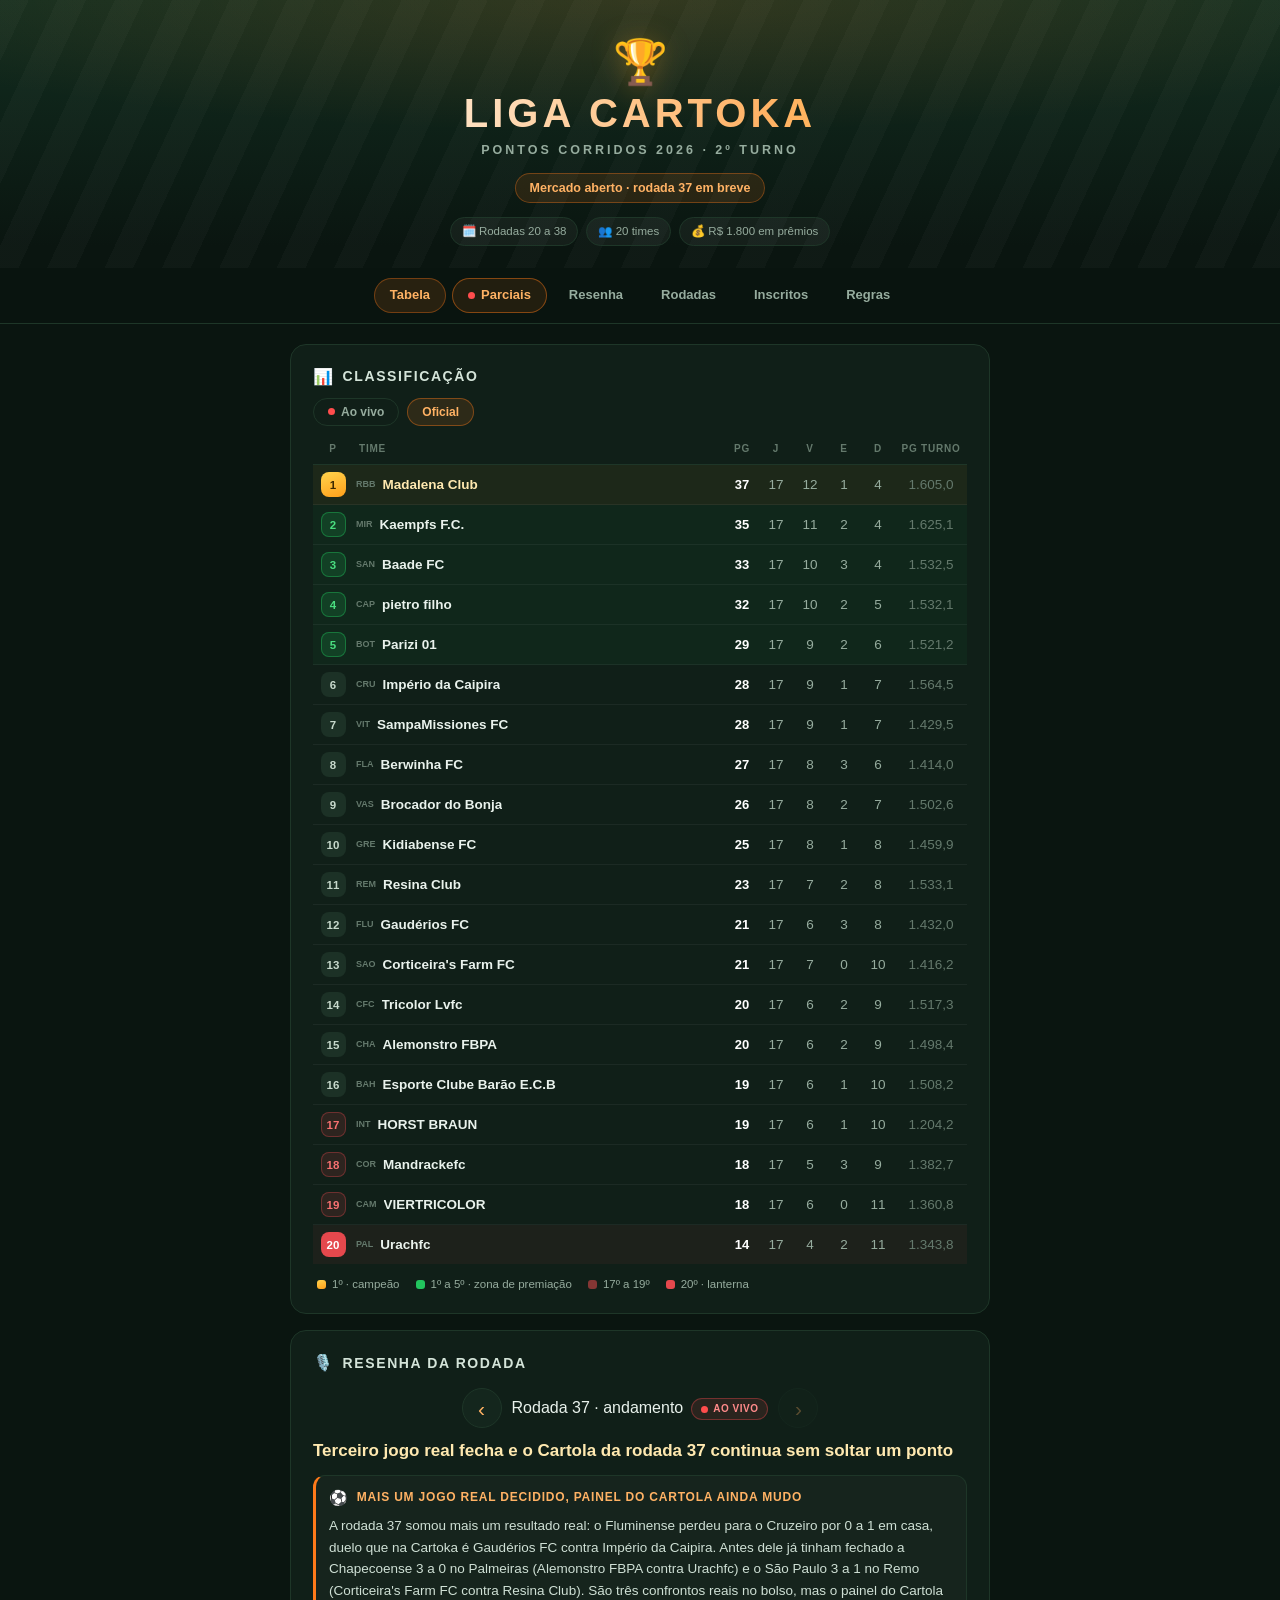
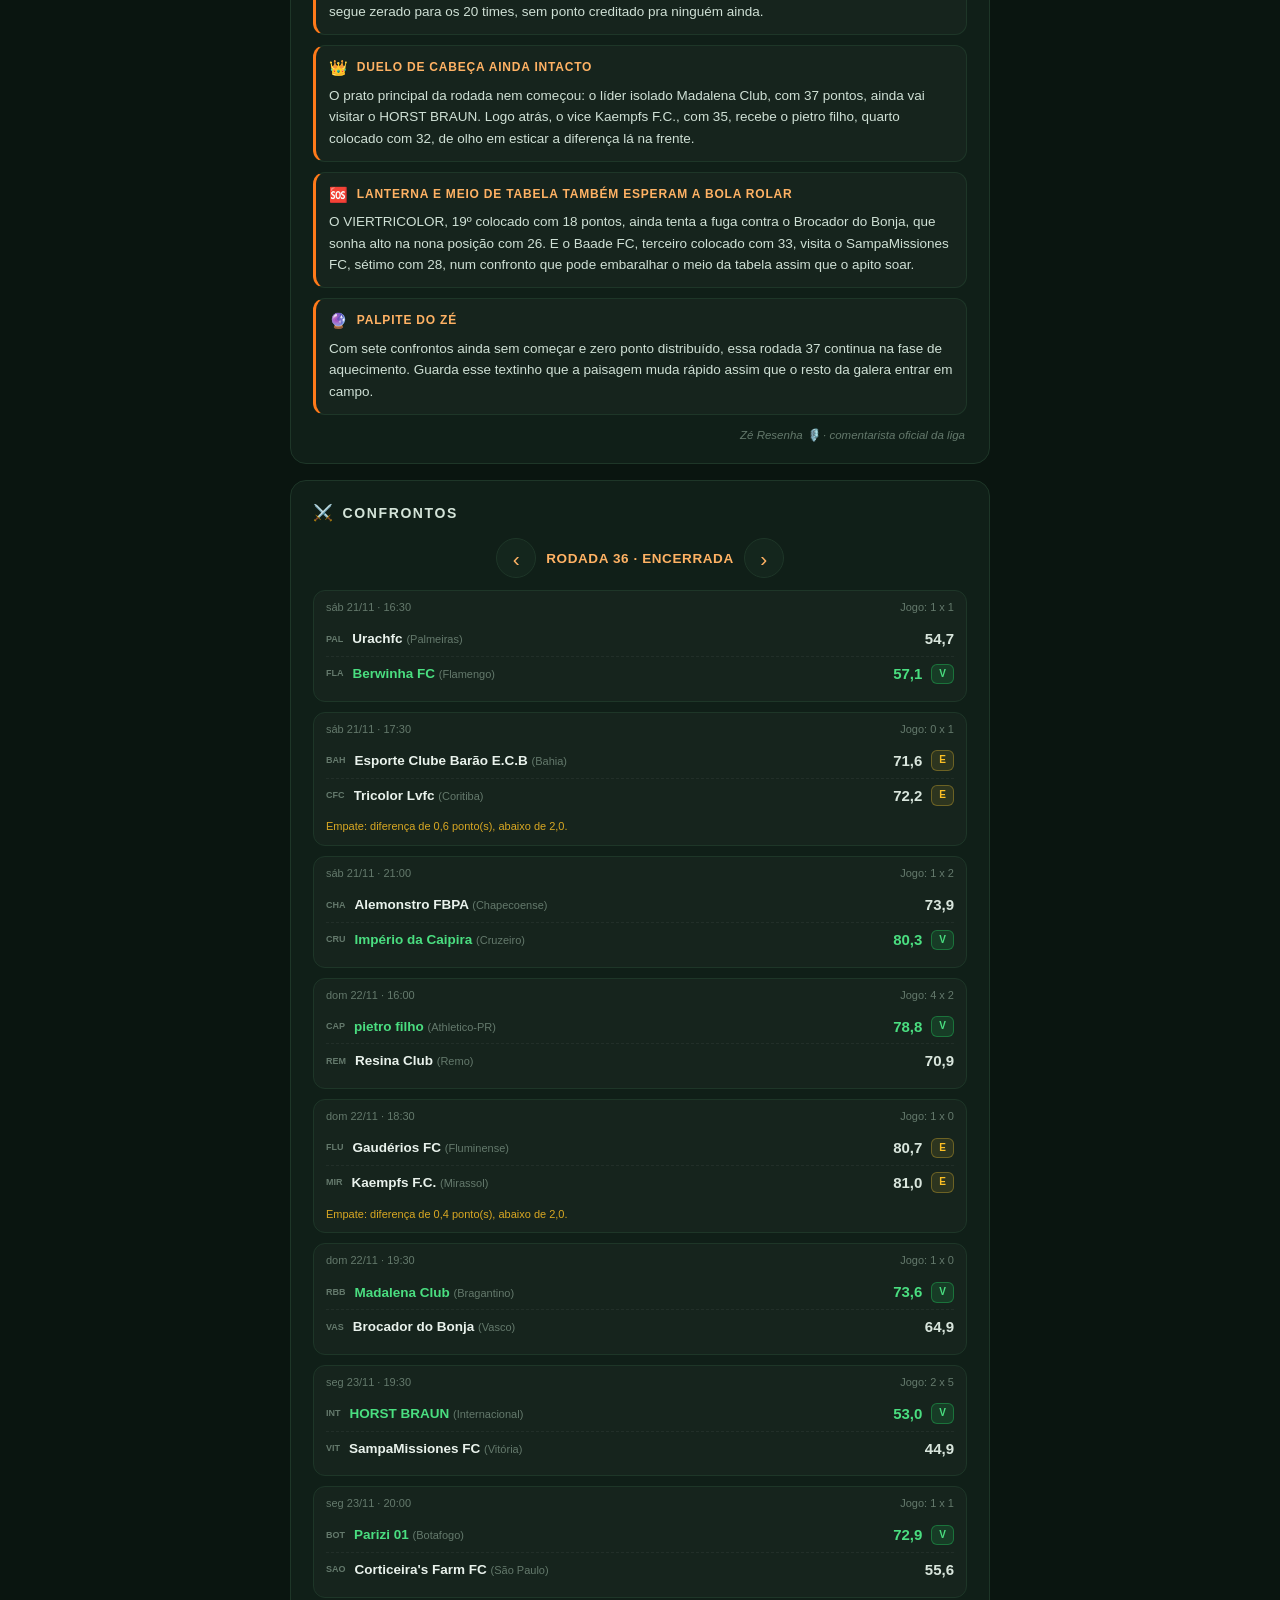
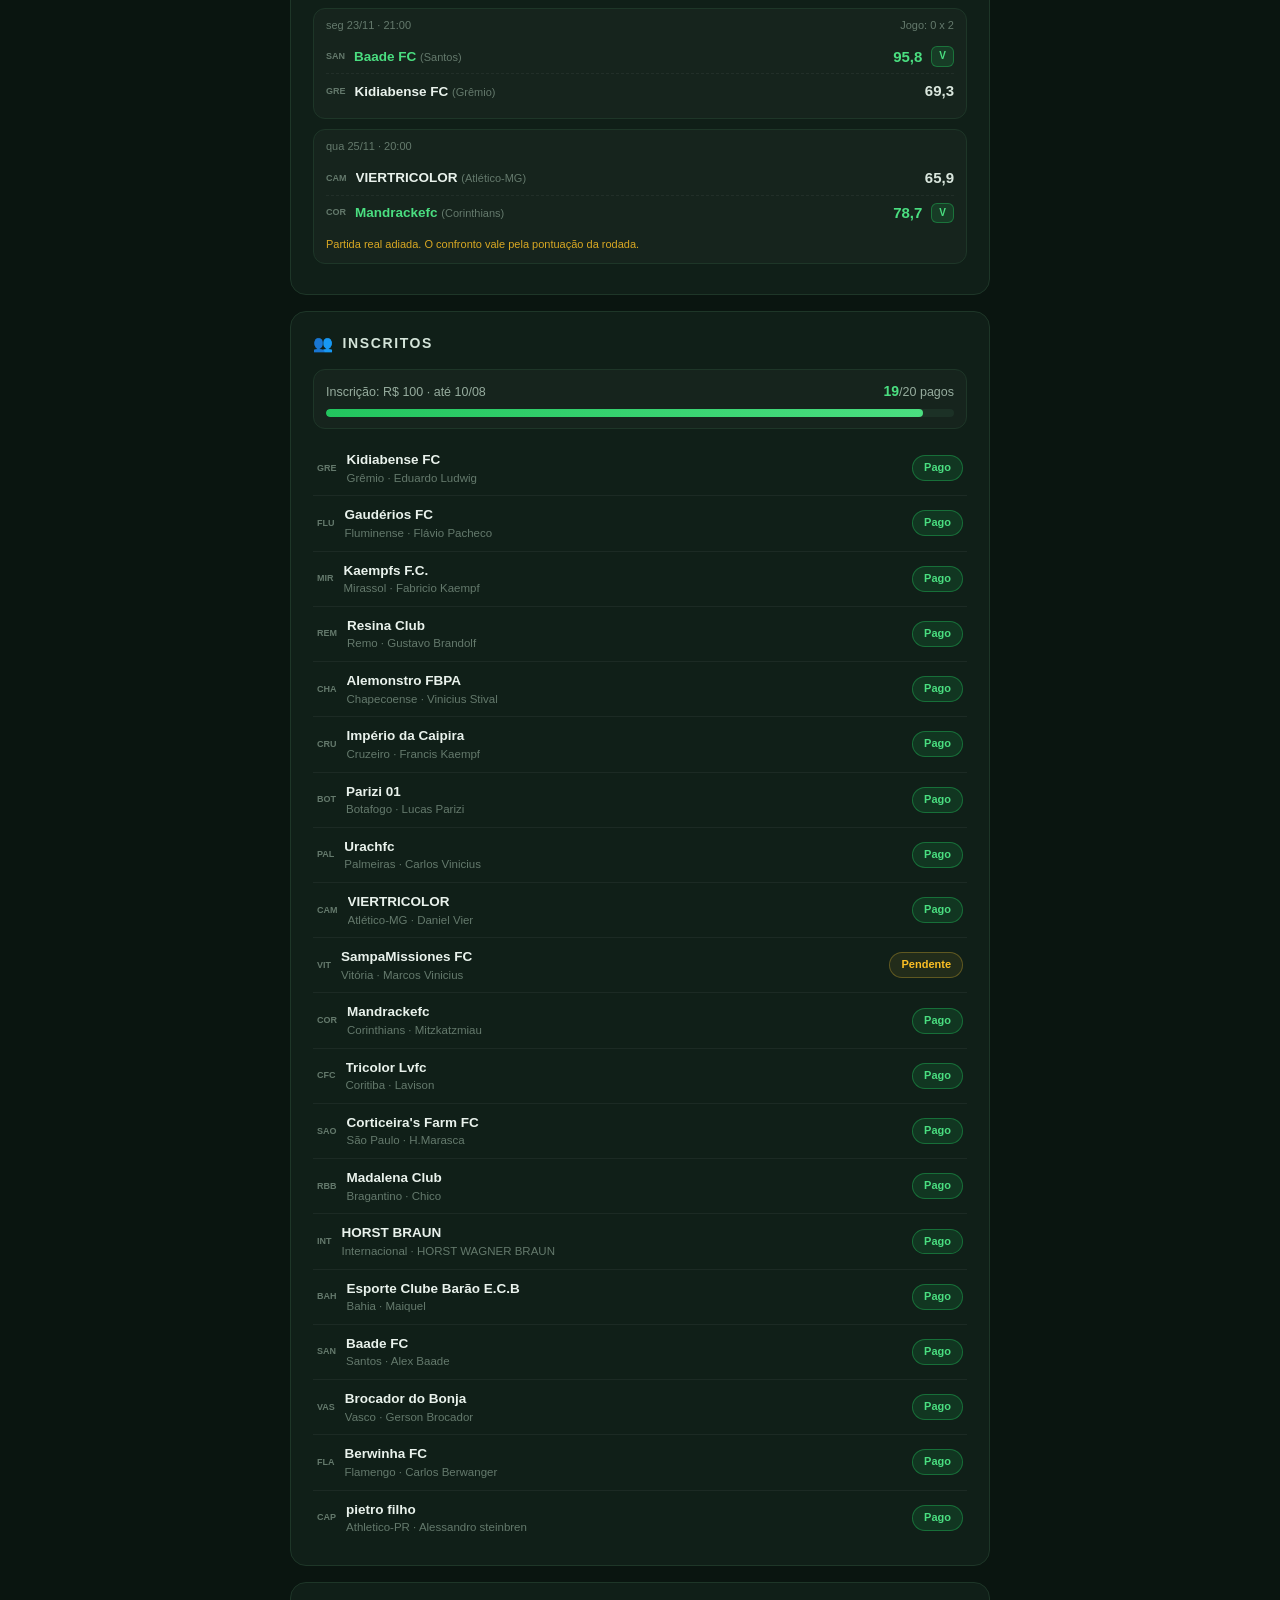
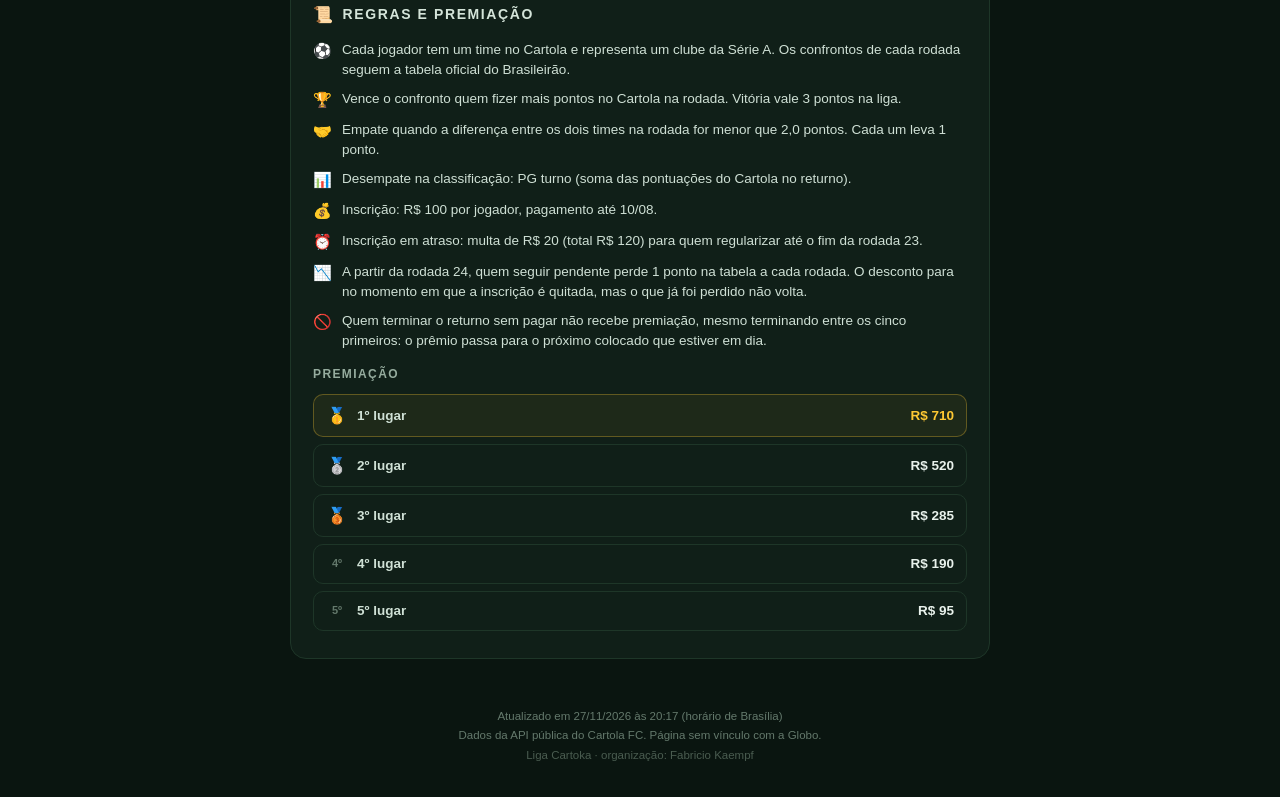
<file: docs/index.html>
<!DOCTYPE html>
<html lang="pt-BR">
<head>
  <meta charset="utf-8">
  <meta name="viewport" content="width=device-width, initial-scale=1">
  <title>Liga Cartoka 2026 | 2º turno</title>
  <meta name="description" content="Classificação, confrontos e inscritos da Liga Cartoka de pontos corridos 2026, atualizados automaticamente.">
  <meta name="theme-color" content="#0a1510">
  <meta property="og:title" content="Liga Cartoka de pontos corridos 2026">
  <meta property="og:description" content="Classificação e confrontos do 2º turno, atualizados automaticamente a partir do Cartola FC.">
  <meta property="og:type" content="website">
  <meta property="og:url" content="https://fabriciokaempf.github.io/liga-cartoka-2026/">
  <meta property="og:image" content="https://fabriciokaempf.github.io/liga-cartoka-2026/og.png">
  <meta property="og:image:width" content="1200">
  <meta property="og:image:height" content="630">
  <meta name="twitter:card" content="summary_large_image">
  <link rel="icon" href="data:image/svg+xml,%3Csvg%20xmlns='http://www.w3.org/2000/svg'%20viewBox='0%200%20100%20100'%3E%3Ctext%20y='0.9em'%20font-size='90'%3E%F0%9F%8F%86%3C/text%3E%3C/svg%3E">
  <link rel="stylesheet" href="styles.css?v=9">
</head>
<body>
  <header class="hero">
    <div class="hero-trofeu" aria-hidden="true">🏆</div>
    <h1 class="hero-titulo">Liga Cartoka</h1>
    <p class="hero-sub">Pontos corridos 2026 · 2º turno</p>
    <p id="status-rodada" class="status-rodada"></p>
    <div class="hero-chips">
      <span class="hero-chip" id="chip-rodadas"></span>
      <span class="hero-chip" id="chip-times"></span>
      <span class="hero-chip" id="chip-premio"></span>
    </div>
  </header>

  <nav class="navega" aria-label="Seções da página">
    <a href="#secao-classificacao" class="ativo">Tabela</a>
    <a href="#secao-confrontos" id="atalho-parciais" class="atalho-parciais" hidden><span class="ponto-vivo" aria-hidden="true"></span>Parciais</a>
    <a href="#secao-resenha">Resenha</a>
    <a href="#secao-confrontos">Rodadas</a>
    <a href="#secao-inscritos">Inscritos</a>
    <a href="#secao-regras">Regras</a>
  </nav>

  <main>
    <p id="carregando" class="carregando">Carregando dados da liga...</p>

    <section id="secao-classificacao" class="cartao" hidden>
      <h2><span class="h2-icone" aria-hidden="true">📊</span>Classificação</h2>
      <div id="alterna-classificacao" class="alterna-classificacao" hidden>
        <button id="botao-tabela-parcial" type="button"><span class="ponto-vivo" aria-hidden="true"></span>Ao vivo</button>
        <button id="botao-tabela-oficial" type="button">Oficial</button>
      </div>
      <div class="tabela-envelope">
        <table id="tabela-classificacao" aria-label="Classificação da liga">
          <thead>
            <tr>
              <th class="col-pos">P</th>
              <th class="col-time">Time</th>
              <th class="col-num">PG</th>
              <th class="col-num">J</th>
              <th class="col-num">V</th>
              <th class="col-num">E</th>
              <th class="col-num">D</th>
              <th class="col-turno">PG turno</th>
            </tr>
          </thead>
          <tbody></tbody>
        </table>
      </div>
      <p id="nota-classificacao-parcial" class="nota-parcial-tabela" hidden></p>
      <div id="legenda-zonas" class="legenda-zonas"></div>
    </section>

    <section id="secao-resenha" class="cartao" hidden>
      <h2><span class="h2-icone" aria-hidden="true">🎙️</span>Resenha da rodada</h2>
      <div id="seletor-resenha" class="seletor-rodada" hidden>
        <button id="botao-resenha-anterior" type="button" aria-label="Resenha anterior">‹</button>
        <span id="rotulo-resenha"></span>
        <button id="botao-resenha-seguinte" type="button" aria-label="Resenha seguinte">›</button>
      </div>
      <div id="conteudo-resenha"></div>
    </section>

    <section id="secao-confrontos" class="cartao" hidden>
      <h2><span class="h2-icone" aria-hidden="true">⚔️</span>Confrontos</h2>
      <div class="seletor-rodada">
        <button id="botao-rodada-anterior" type="button" aria-label="Rodada anterior">‹</button>
        <span id="rotulo-rodada"></span>
        <button id="botao-rodada-seguinte" type="button" aria-label="Rodada seguinte">›</button>
      </div>
      <p id="aviso-rodada" class="aviso-rodada"></p>
      <div id="lista-confrontos"></div>
    </section>

    <section id="secao-inscritos" class="cartao" hidden>
      <h2><span class="h2-icone" aria-hidden="true">👥</span>Inscritos</h2>
      <div class="resumo-inscricao">
        <div class="resumo-topo">
          <span id="texto-inscricao"></span>
          <span id="contagem-pagos"></span>
        </div>
        <div class="barra" role="presentation">
          <div id="barra-pagos" class="barra-preenchida"></div>
        </div>
      </div>
      <div id="lista-inscritos"></div>
    </section>

    <section id="secao-regras" class="cartao" hidden>
      <h2><span class="h2-icone" aria-hidden="true">📜</span>Regras e premiação</h2>
      <ul id="lista-regras"></ul>
      <h3 class="sub-premiacao">Premiação</h3>
      <div id="tabela-premiacao"></div>
    </section>
  </main>

  <footer>
    <p id="rodape-atualizacao"></p>
    <p class="rodape-aviso">Dados da API pública do Cartola FC. Página sem vínculo com a Globo.</p>
    <p class="rodape-credito">Liga Cartoka · organização: Fabricio Kaempf</p>
  </footer>

  <script src="app.js?v=12" defer></script>
</body>
</html>
</file>
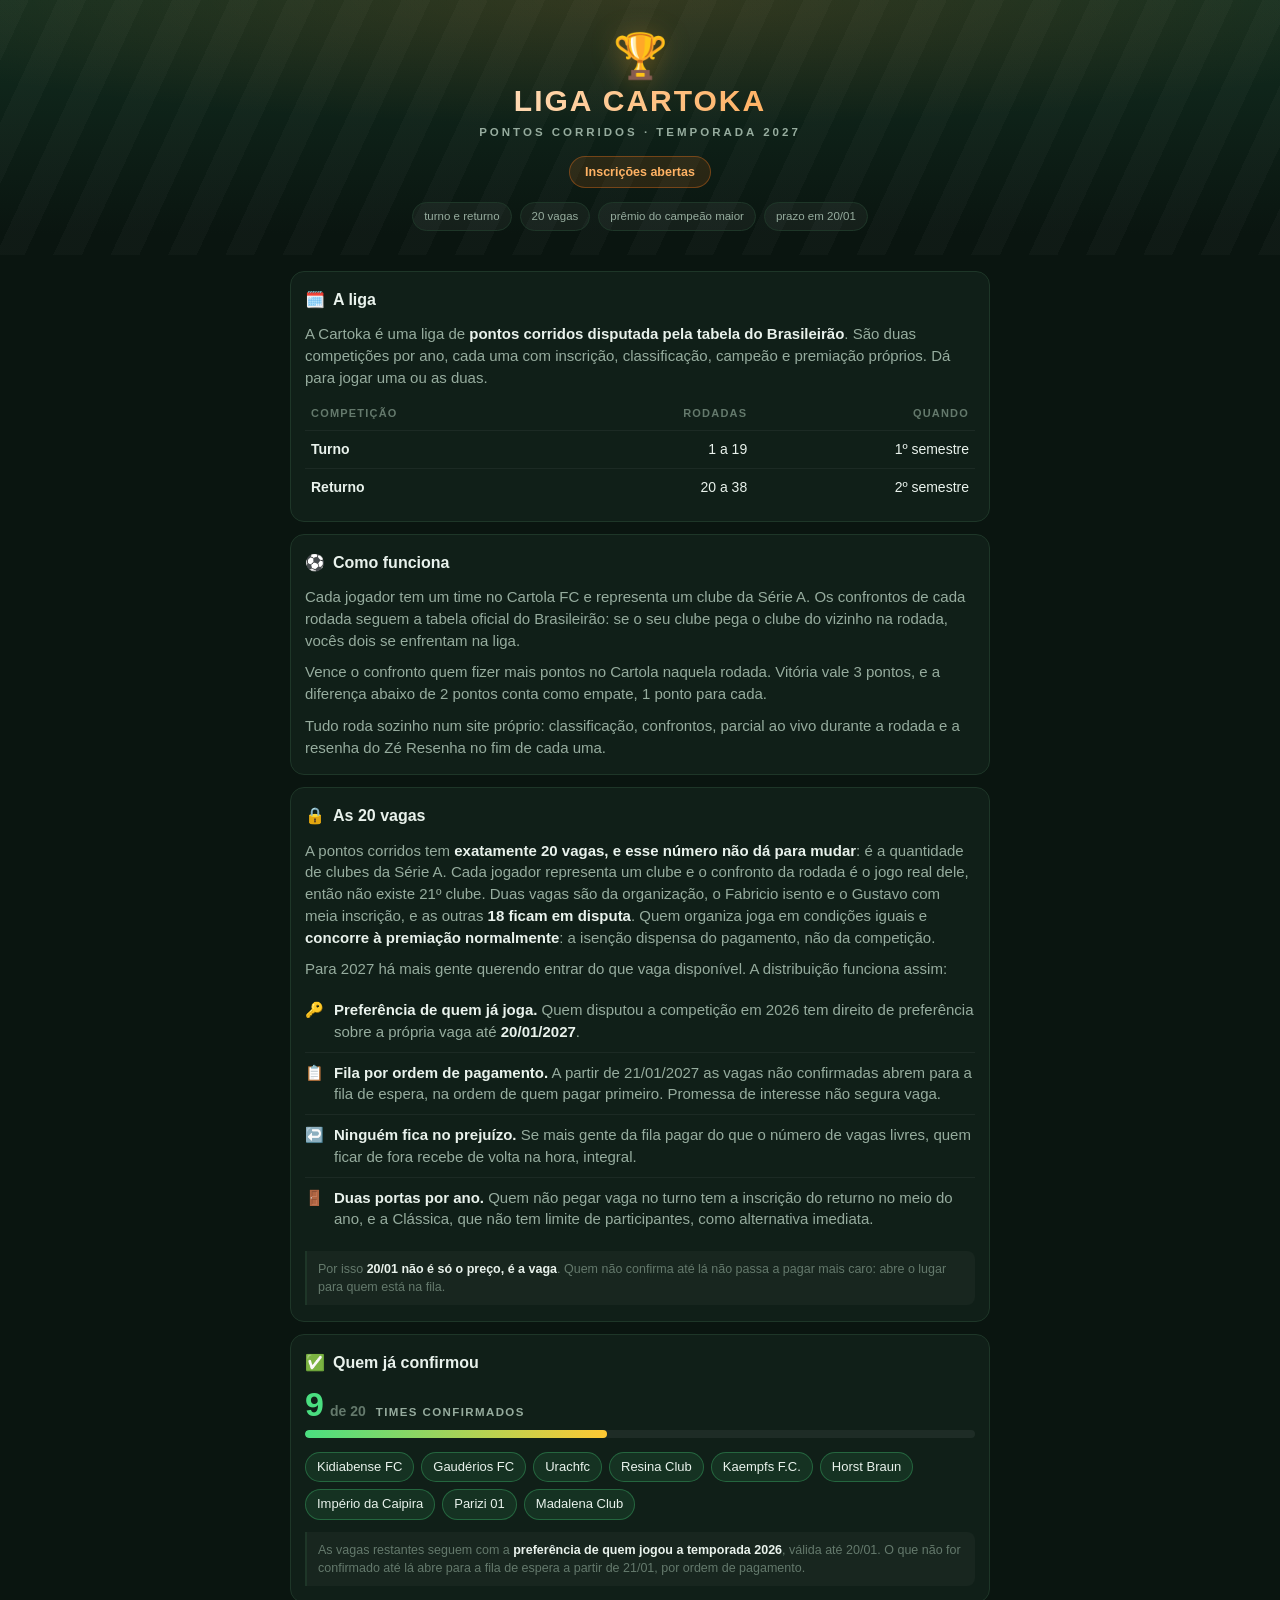
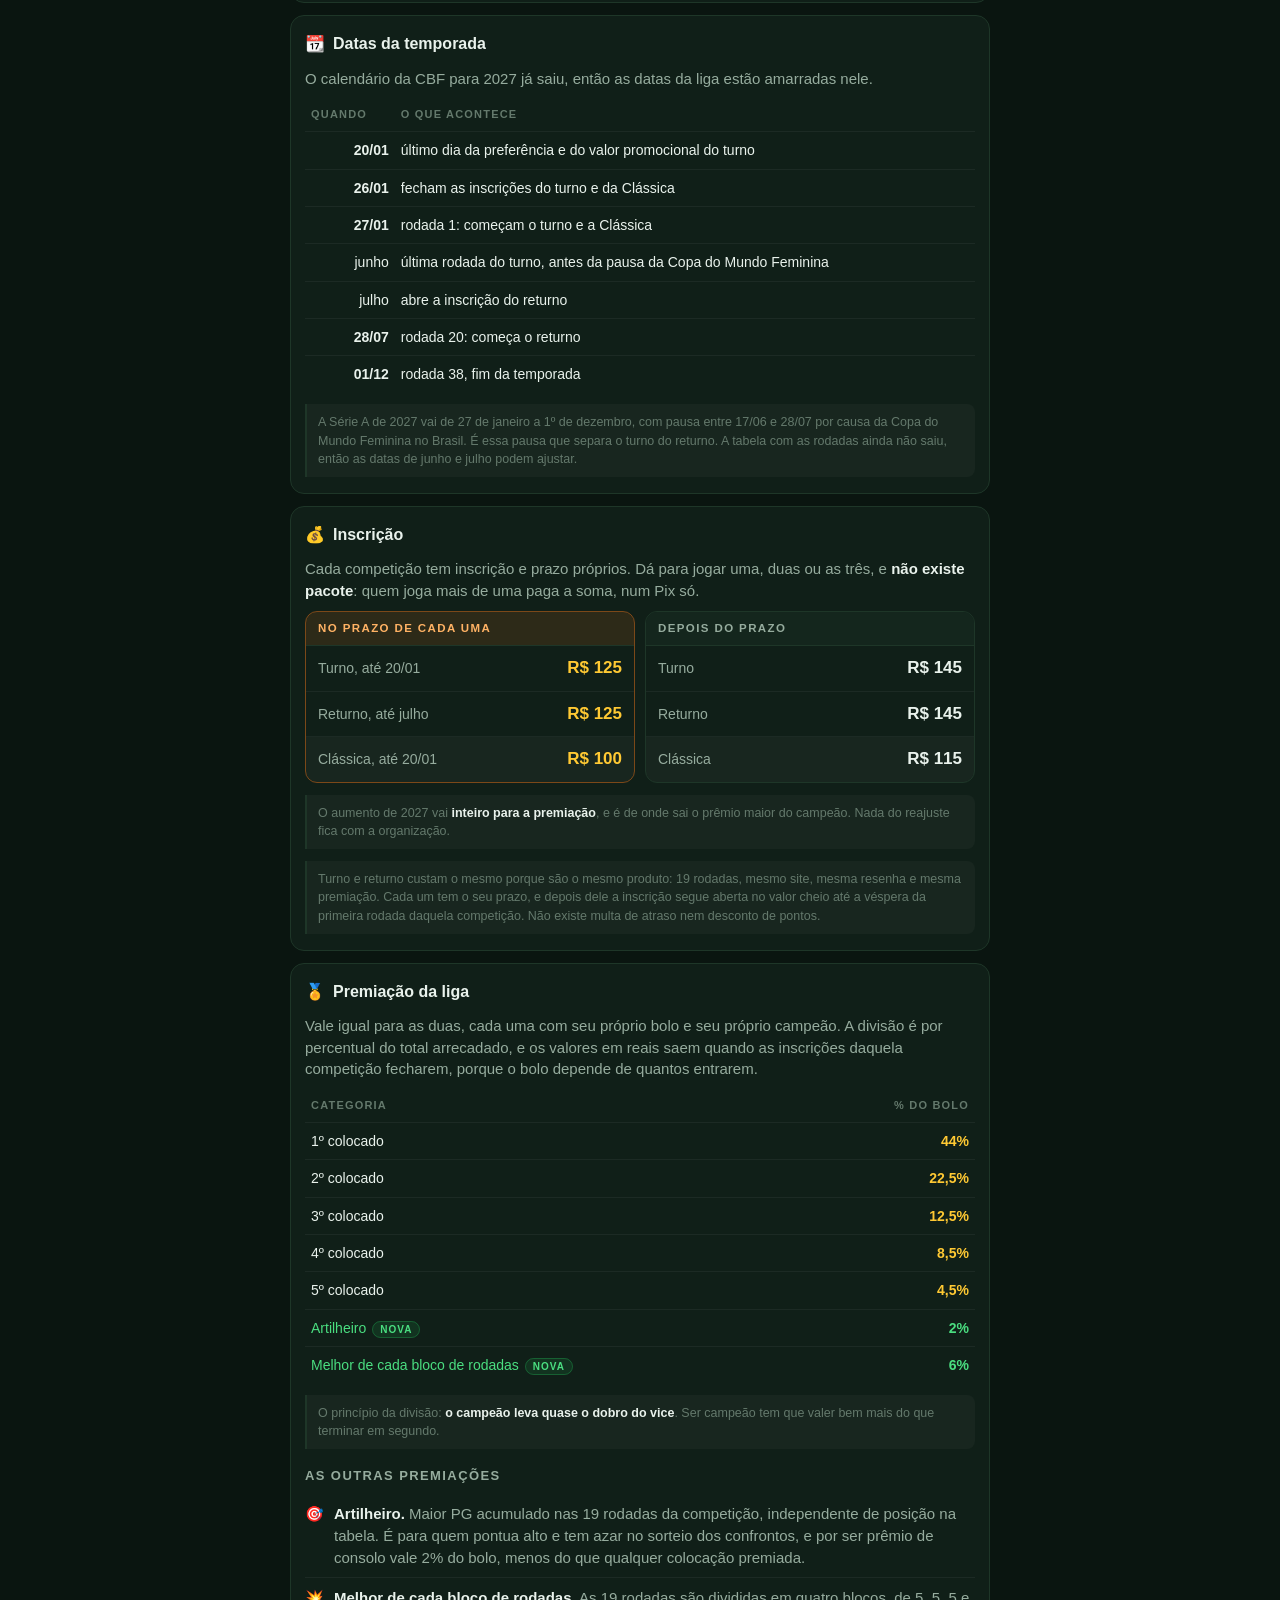
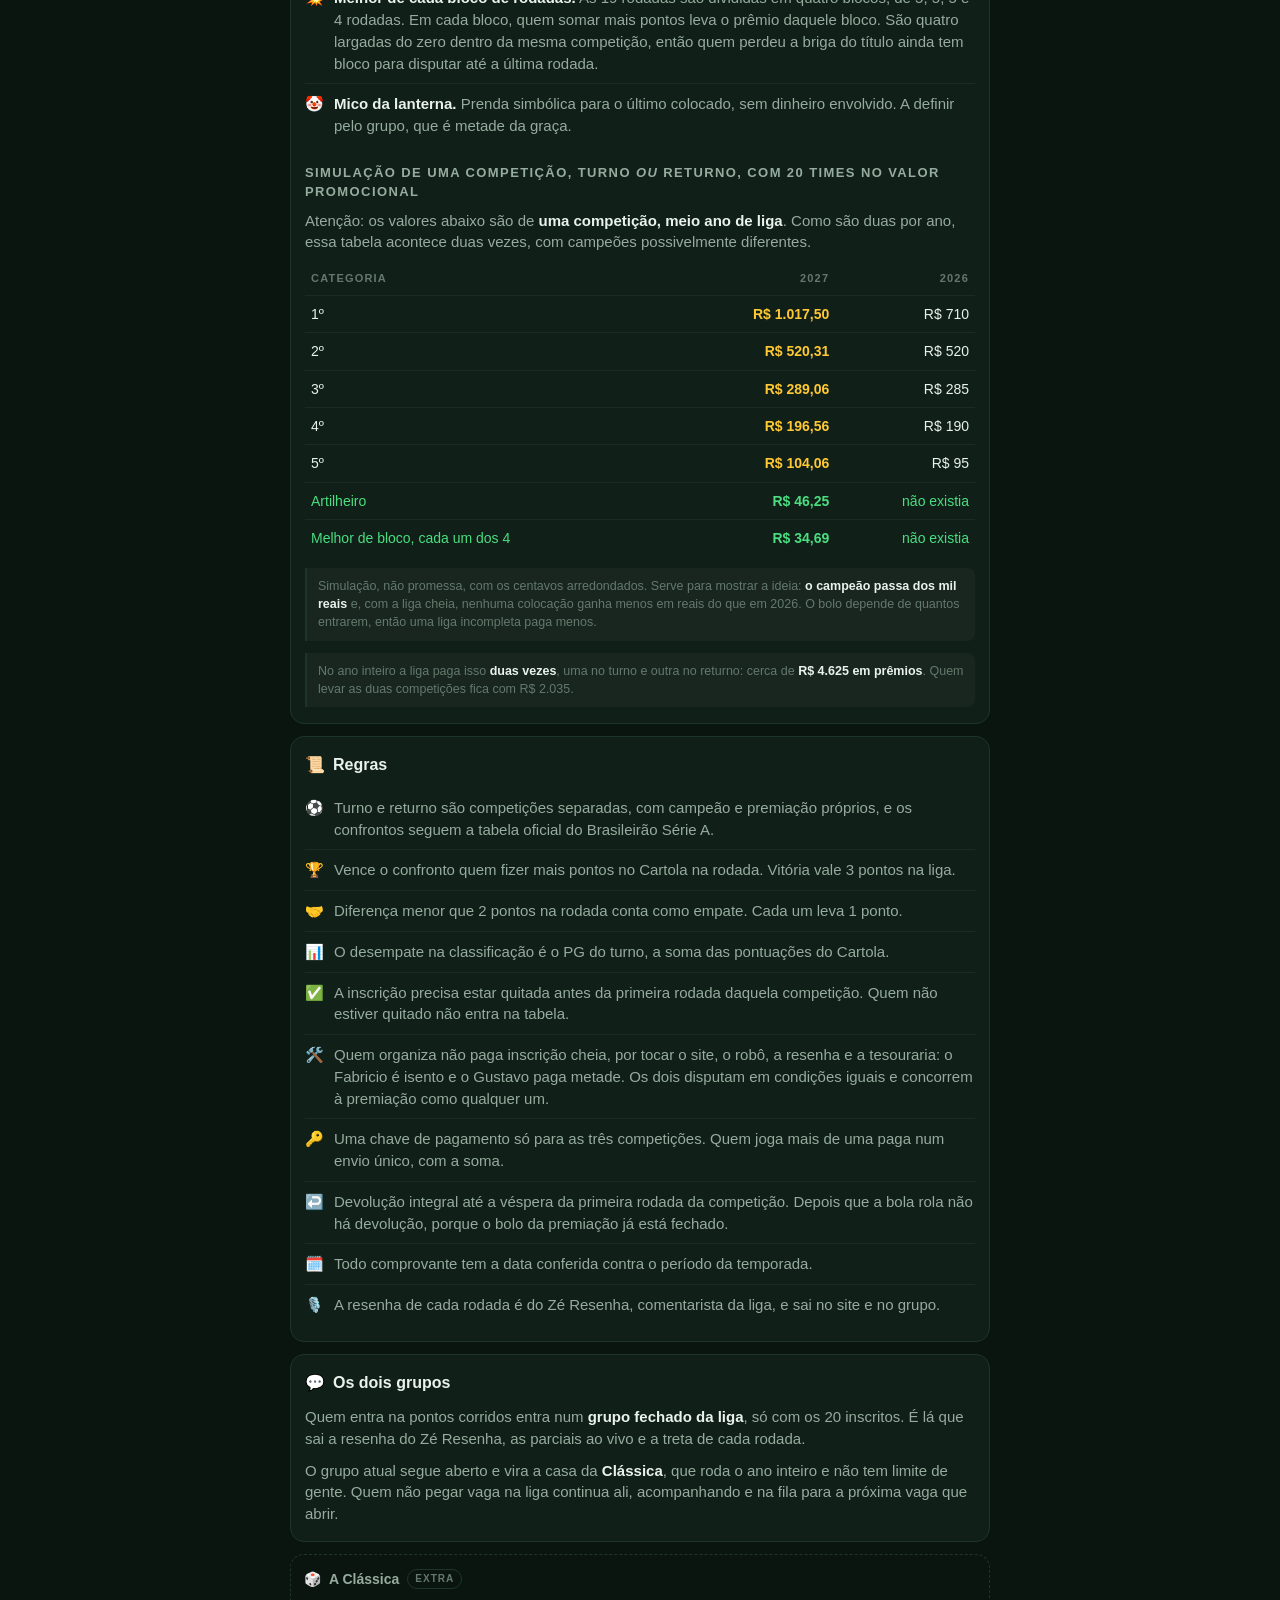
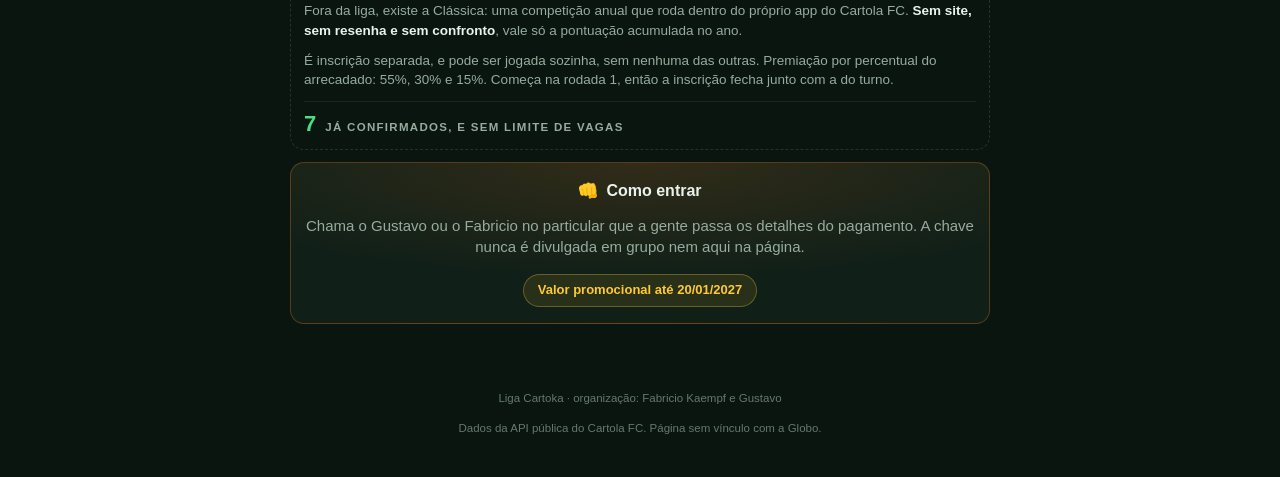
<file: docs/temporada-2027.html>
<!DOCTYPE html>
<html lang="pt-BR">
<head>
<meta charset="utf-8">
<meta name="viewport" content="width=device-width, initial-scale=1">
<title>Liga Cartoka | Temporada 2027</title>
<meta name="description" content="Inscrições abertas para a temporada 2027 da Liga Cartoka. Valores, premiação e regras do turno, do returno e da clássica.">
<meta name="theme-color" content="#0a1510">
<meta property="og:title" content="Liga Cartoka: Temporada 2027">
<meta property="og:description" content="A liga de pontos corridos pela tabela do Brasileirão. Turno e returno, 20 vagas e prêmio do campeão bem maior.">
<meta property="og:type" content="website">
<meta property="og:url" content="https://fabriciokaempf.github.io/liga-cartoka-2026/temporada-2027.html">
<meta property="og:image" content="https://fabriciokaempf.github.io/liga-cartoka-2026/og.png">
<meta property="og:image:width" content="1200">
<meta property="og:image:height" content="630">
<meta name="twitter:card" content="summary_large_image">
<link rel="icon" href="data:image/svg+xml,%3Csvg%20xmlns='http://www.w3.org/2000/svg'%20viewBox='0%200%20100%20100'%3E%3Ctext%20y='0.9em'%20font-size='90'%3E%F0%9F%8F%86%3C/text%3E%3C/svg%3E">
<style>
:root {
  --fundo: #0a1510;
  --carta: #101f18;
  --carta-clara: #14261d;
  --borda: #1e3628;
  --texto: #e9f2ec;
  --texto-suave: #96ac9e;
  --texto-apagado: #64796c;
  --laranja: #ff7a1a;
  --laranja-claro: #ffb264;
  --verde: #22c55e;
  --verde-claro: #4ade80;
  --amarelo: #ffc933;
}

* { box-sizing: border-box; }

html { -webkit-text-size-adjust: 100%; scroll-behavior: smooth; }

body {
  margin: 0;
  font-family: -apple-system, "Segoe UI", Roboto, Arial, sans-serif;
  background: var(--fundo);
  color: var(--texto);
  font-size: 15px;
  line-height: 1.45;
}

main { max-width: 720px; margin: 0 auto; padding: 4px 10px 24px; }

section { scroll-margin-top: 66px; }

/* Hero */

.hero {
  text-align: center;
  padding: 34px 14px 24px;
  background:
    radial-gradient(120% 90% at 50% 0%, rgba(255, 122, 26, 0.14), transparent 55%),
    repeating-linear-gradient(115deg, rgba(255, 255, 255, 0.022) 0 26px, transparent 26px 52px),
    linear-gradient(180deg, #122e20, var(--fundo) 92%);
}

.hero-trofeu {
  font-size: 44px;
  line-height: 1;
  margin-bottom: 6px;
  filter: drop-shadow(0 4px 14px rgba(255, 170, 40, 0.35));
}

.hero-titulo {
  margin: 0;
  font-size: 30px;
  font-weight: 900;
  text-transform: uppercase;
  letter-spacing: 2px;
  line-height: 1.15;
  background: linear-gradient(100deg, #ffffff 20%, var(--laranja-claro) 60%, var(--amarelo) 95%);
  -webkit-background-clip: text;
  background-clip: text;
  color: transparent;
}

.hero-sub {
  margin: 5px 0 0;
  font-size: 11.5px;
  font-weight: 700;
  text-transform: uppercase;
  letter-spacing: 3px;
  color: var(--texto-suave);
}

.selo {
  margin: 16px auto 0;
  display: inline-block;
  font-size: 12.5px;
  font-weight: 700;
  color: var(--laranja-claro);
  background: rgba(255, 122, 26, 0.12);
  border: 1px solid rgba(255, 122, 26, 0.35);
  border-radius: 999px;
  padding: 6px 15px;
}

.hero-chips {
  display: flex;
  flex-wrap: wrap;
  justify-content: center;
  gap: 8px;
  margin-top: 14px;
}

.hero-chip {
  font-size: 11.5px;
  color: var(--texto-suave);
  background: rgba(255, 255, 255, 0.045);
  border: 1px solid var(--borda);
  border-radius: 999px;
  padding: 5px 11px;
  white-space: nowrap;
}

/* Cartões */

.cartao {
  background: var(--carta);
  border: 1px solid var(--borda);
  border-radius: 14px;
  padding: 16px 14px;
  margin: 12px 0;
}

.cartao h2 {
  margin: 0 0 12px;
  font-size: 16px;
  font-weight: 800;
  display: flex;
  align-items: center;
  gap: 8px;
}

.cartao h3 {
  margin: 18px 0 8px;
  font-size: 13px;
  font-weight: 700;
  text-transform: uppercase;
  letter-spacing: 1.4px;
  color: var(--texto-suave);
}

.cartao p { margin: 0 0 10px; color: var(--texto-suave); }
.cartao p:last-child { margin-bottom: 0; }
.cartao strong { color: var(--texto); }

/* Tabela de valores */

.valores {
  display: grid;
  gap: 10px;
}

.faixa {
  border: 1px solid var(--borda);
  border-radius: 12px;
  overflow: hidden;
}

.faixa-topo {
  padding: 8px 12px;
  font-size: 11.5px;
  font-weight: 700;
  text-transform: uppercase;
  letter-spacing: 1.4px;
  background: var(--carta-clara);
  color: var(--texto-suave);
  border-bottom: 1px solid var(--borda);
}

.faixa.promo { border-color: rgba(255, 122, 26, 0.45); }

.faixa.promo .faixa-topo {
  background: rgba(255, 122, 26, 0.12);
  color: var(--laranja-claro);
}

.linha-valor {
  display: flex;
  justify-content: space-between;
  align-items: baseline;
  gap: 10px;
  padding: 10px 12px;
  border-bottom: 1px solid rgba(255, 255, 255, 0.05);
}

.linha-valor:last-child { border-bottom: 0; }

.linha-valor span { color: var(--texto-suave); font-size: 14px; }

.linha-valor b {
  font-size: 17px;
  font-weight: 800;
  white-space: nowrap;
}

.faixa.promo .linha-valor b { color: var(--amarelo); }

.destaque-combo { background: rgba(255, 255, 255, 0.03); }

/* Tabelas */

table {
  width: 100%;
  border-collapse: collapse;
  font-size: 14px;
}

th, td {
  text-align: left;
  padding: 8px 6px;
  border-bottom: 1px solid rgba(255, 255, 255, 0.05);
}

th {
  font-size: 11px;
  font-weight: 700;
  text-transform: uppercase;
  letter-spacing: 1.2px;
  color: var(--texto-apagado);
}

td.num, th.num { text-align: right; white-space: nowrap; }

tbody tr:last-child td { border-bottom: 0; }

td b { color: var(--amarelo); }

tr.nova td { color: var(--verde-claro); }
tr.nova td b { color: var(--verde-claro); }

.etiqueta-nova {
  font-size: 10px;
  font-weight: 700;
  text-transform: uppercase;
  letter-spacing: 1px;
  color: var(--verde-claro);
  background: rgba(34, 197, 94, 0.12);
  border: 1px solid rgba(34, 197, 94, 0.3);
  border-radius: 999px;
  padding: 2px 7px;
  margin-left: 6px;
  white-space: nowrap;
}

/* Lista de regras */

.regras { list-style: none; margin: 0; padding: 0; }

.regras li {
  display: flex;
  gap: 10px;
  padding: 9px 0;
  border-bottom: 1px solid rgba(255, 255, 255, 0.05);
  color: var(--texto-suave);
}

.regras li:last-child { border-bottom: 0; }

.regras .icone { flex: 0 0 auto; font-size: 15px; line-height: 1.4; }

.cartao.secundaria {
  background: transparent;
  border-style: dashed;
  padding: 14px 13px;
}

.cartao.secundaria h2 { font-size: 14px; color: var(--texto-suave); }
.cartao.secundaria p { font-size: 13.5px; }

.etiqueta-extra {
  font-size: 10px;
  font-weight: 700;
  text-transform: uppercase;
  letter-spacing: 1px;
  color: var(--texto-apagado);
  border: 1px solid var(--borda);
  border-radius: 999px;
  padding: 2px 7px;
}

/* Contagem de confirmados */

.contagem { margin-bottom: 14px; }

.contagem-topo {
  display: flex;
  align-items: baseline;
  flex-wrap: wrap;
  gap: 4px 10px;
  margin-bottom: 9px;
}

.contagem-num {
  font-size: 34px;
  font-weight: 900;
  line-height: 1;
  color: var(--verde-claro);
  font-variant-numeric: tabular-nums;
}

.contagem-de {
  font-size: 14px;
  font-weight: 700;
  color: var(--texto-apagado);
  margin-left: 6px;
}

.contagem-rotulo {
  font-size: 11.5px;
  font-weight: 700;
  text-transform: uppercase;
  letter-spacing: 1.4px;
  color: var(--texto-suave);
}

.barra {
  height: 8px;
  background: rgba(255, 255, 255, 0.06);
  border-radius: 999px;
  overflow: hidden;
}

.barra-cheia {
  height: 100%;
  background: linear-gradient(90deg, var(--verde-claro), var(--amarelo));
  border-radius: 999px;
}

.confirmados {
  display: flex;
  flex-wrap: wrap;
  gap: 7px;
  list-style: none;
  margin: 0;
  padding: 0;
}

.confirmados li {
  display: block;
  font-size: 13px;
  color: var(--texto);
  background: rgba(74, 222, 128, 0.1);
  border: 1px solid rgba(74, 222, 128, 0.3);
  border-radius: 999px;
  padding: 5px 11px;
}

.contagem-mini {
  display: flex;
  align-items: baseline;
  flex-wrap: wrap;
  gap: 4px 9px;
  margin-top: 11px;
  padding-top: 11px;
  border-top: 1px solid rgba(255, 255, 255, 0.07);
}

.contagem-mini-num {
  font-size: 22px;
  font-weight: 900;
  line-height: 1;
  color: var(--verde-claro);
  font-variant-numeric: tabular-nums;
}

.contagem-mini-rotulo {
  font-size: 11.5px;
  font-weight: 700;
  text-transform: uppercase;
  letter-spacing: 1.3px;
  color: var(--texto-suave);
}

/* Nota */

.nota {
  font-size: 12.5px;
  color: var(--texto-apagado);
  background: rgba(255, 255, 255, 0.03);
  border-left: 2px solid var(--borda);
  border-radius: 0 8px 8px 0;
  padding: 9px 11px;
  margin-top: 12px;
}

/* Chamada final */

.chamada {
  text-align: center;
  background:
    radial-gradient(120% 120% at 50% 0%, rgba(255, 122, 26, 0.14), transparent 60%),
    var(--carta);
  border-color: rgba(255, 122, 26, 0.3);
}

.chamada h2 { justify-content: center; }

.chamada .prazo {
  display: inline-block;
  margin-top: 6px;
  font-size: 13px;
  font-weight: 700;
  color: var(--amarelo);
  background: rgba(255, 201, 51, 0.1);
  border: 1px solid rgba(255, 201, 51, 0.3);
  border-radius: 999px;
  padding: 6px 14px;
}

footer {
  text-align: center;
  padding: 18px 14px 28px;
  color: var(--texto-apagado);
  font-size: 11.5px;
  line-height: 1.6;
}

footer a { color: var(--texto-suave); }

@media (min-width: 560px) {
  .valores { grid-template-columns: 1fr 1fr; align-items: start; }
}
</style>
</head>
<body>

<header class="hero">
  <div class="hero-trofeu" aria-hidden="true">🏆</div>
  <h1 class="hero-titulo">Liga Cartoka</h1>
  <p class="hero-sub">Pontos corridos · temporada 2027</p>
  <p class="selo">Inscrições abertas</p>
  <div class="hero-chips">
    <span class="hero-chip">turno e returno</span>
    <span class="hero-chip">20 vagas</span>
    <span class="hero-chip">prêmio do campeão maior</span>
    <span class="hero-chip">prazo em 20/01</span>
  </div>
</header>

<main>

  <section class="cartao">
    <h2><span aria-hidden="true">🗓️</span>A liga</h2>
    <p>A Cartoka é uma liga de <strong>pontos corridos disputada pela tabela do Brasileirão</strong>. São duas competições por ano, cada uma com inscrição, classificação, campeão e premiação próprios. Dá para jogar uma ou as duas.</p>
    <table>
      <thead>
        <tr><th>Competição</th><th class="num">Rodadas</th><th class="num">Quando</th></tr>
      </thead>
      <tbody>
        <tr><td><strong>Turno</strong></td><td class="num">1 a 19</td><td class="num">1º semestre</td></tr>
        <tr><td><strong>Returno</strong></td><td class="num">20 a 38</td><td class="num">2º semestre</td></tr>
      </tbody>
    </table>
  </section>

  <section class="cartao">
    <h2><span aria-hidden="true">⚽</span>Como funciona</h2>
    <p>Cada jogador tem um time no Cartola FC e representa um clube da Série A. Os confrontos de cada rodada seguem a tabela oficial do Brasileirão: se o seu clube pega o clube do vizinho na rodada, vocês dois se enfrentam na liga.</p>
    <p>Vence o confronto quem fizer mais pontos no Cartola naquela rodada. Vitória vale 3 pontos, e a diferença abaixo de 2 pontos conta como empate, 1 ponto para cada.</p>
    <p>Tudo roda sozinho num site próprio: classificação, confrontos, parcial ao vivo durante a rodada e a resenha do Zé Resenha no fim de cada uma.</p>
  </section>

  <section class="cartao">
    <h2><span aria-hidden="true">🔒</span>As 20 vagas</h2>
    <p>A pontos corridos tem <strong>exatamente 20 vagas, e esse número não dá para mudar</strong>: é a quantidade de clubes da Série A. Cada jogador representa um clube e o confronto da rodada é o jogo real dele, então não existe 21º clube. Duas vagas são da organização, o Fabricio isento e o Gustavo com meia inscrição, e as outras <strong>18 ficam em disputa</strong>. Quem organiza joga em condições iguais e <strong>concorre à premiação normalmente</strong>: a isenção dispensa do pagamento, não da competição.</p>
    <p>Para 2027 há mais gente querendo entrar do que vaga disponível. A distribuição funciona assim:</p>
    <ul class="regras">
      <li><span class="icone" aria-hidden="true">🔑</span><span><strong>Preferência de quem já joga.</strong> Quem disputou a competição em 2026 tem direito de preferência sobre a própria vaga até <strong>20/01/2027</strong>.</span></li>
      <li><span class="icone" aria-hidden="true">📋</span><span><strong>Fila por ordem de pagamento.</strong> A partir de 21/01/2027 as vagas não confirmadas abrem para a fila de espera, na ordem de quem pagar primeiro. Promessa de interesse não segura vaga.</span></li>
      <li><span class="icone" aria-hidden="true">↩️</span><span><strong>Ninguém fica no prejuízo.</strong> Se mais gente da fila pagar do que o número de vagas livres, quem ficar de fora recebe de volta na hora, integral.</span></li>
      <li><span class="icone" aria-hidden="true">🚪</span><span><strong>Duas portas por ano.</strong> Quem não pegar vaga no turno tem a inscrição do returno no meio do ano, e a Clássica, que não tem limite de participantes, como alternativa imediata.</span></li>
    </ul>
    <div class="nota">
      Por isso <strong>20/01 não é só o preço, é a vaga</strong>. Quem não confirma até lá não passa a pagar mais caro: abre o lugar para quem está na fila.
    </div>
  </section>

  <section class="cartao">
    <h2><span aria-hidden="true">✅</span>Quem já confirmou</h2>
    <div class="contagem">
      <div class="contagem-topo">
        <span class="contagem-num">9<span class="contagem-de">de 20</span></span>
        <span class="contagem-rotulo">times confirmados</span>
      </div>
      <div class="barra" role="presentation"><div class="barra-cheia" style="width: 45%"></div></div>
    </div>
    <ul class="confirmados">
      <li>Kidiabense FC</li>
      <li>Gaudérios FC</li>
      <li>Urachfc</li>
      <li>Resina Club</li>
      <li>Kaempfs F.C.</li>
      <li>Horst Braun</li>
      <li>Império da Caipira</li>
      <li>Parizi 01</li>
      <li>Madalena Club</li>
    </ul>
    <div class="nota">
      As vagas restantes seguem com a <strong>preferência de quem jogou a temporada 2026</strong>, válida até 20/01. O que não for confirmado até lá abre para a fila de espera a partir de 21/01, por ordem de pagamento.
    </div>
  </section>

  <section class="cartao">
    <h2><span aria-hidden="true">📆</span>Datas da temporada</h2>
    <p>O calendário da CBF para 2027 já saiu, então as datas da liga estão amarradas nele.</p>
    <div class="tab-wrap">
      <table>
        <thead>
          <tr><th>Quando</th><th>O que acontece</th></tr>
        </thead>
        <tbody>
          <tr><td class="num"><strong>20/01</strong></td><td>último dia da preferência e do valor promocional do turno</td></tr>
          <tr><td class="num"><strong>26/01</strong></td><td>fecham as inscrições do turno e da Clássica</td></tr>
          <tr><td class="num"><strong>27/01</strong></td><td>rodada 1: começam o turno e a Clássica</td></tr>
          <tr><td class="num">junho</td><td>última rodada do turno, antes da pausa da Copa do Mundo Feminina</td></tr>
          <tr><td class="num">julho</td><td>abre a inscrição do returno</td></tr>
          <tr><td class="num"><strong>28/07</strong></td><td>rodada 20: começa o returno</td></tr>
          <tr><td class="num"><strong>01/12</strong></td><td>rodada 38, fim da temporada</td></tr>
        </tbody>
      </table>
    </div>
    <div class="nota">
      A Série A de 2027 vai de 27 de janeiro a 1º de dezembro, com pausa entre 17/06 e 28/07 por causa da Copa do Mundo Feminina no Brasil. É essa pausa que separa o turno do returno. A tabela com as rodadas ainda não saiu, então as datas de junho e julho podem ajustar.
    </div>
  </section>

  <section class="cartao">
    <h2><span aria-hidden="true">💰</span>Inscrição</h2>
    <p>Cada competição tem inscrição e prazo próprios. Dá para jogar uma, duas ou as três, e <strong>não existe pacote</strong>: quem joga mais de uma paga a soma, num Pix só.</p>
    <div class="valores">
      <div class="faixa promo">
        <div class="faixa-topo">no prazo de cada uma</div>
        <div class="linha-valor"><span>Turno, até 20/01</span><b>R$ 125</b></div>
        <div class="linha-valor"><span>Returno, até julho</span><b>R$ 125</b></div>
        <div class="linha-valor destaque-combo"><span>Clássica, até 20/01</span><b>R$ 100</b></div>
      </div>
      <div class="faixa">
        <div class="faixa-topo">depois do prazo</div>
        <div class="linha-valor"><span>Turno</span><b>R$ 145</b></div>
        <div class="linha-valor"><span>Returno</span><b>R$ 145</b></div>
        <div class="linha-valor destaque-combo"><span>Clássica</span><b>R$ 115</b></div>
      </div>
    </div>
    <div class="nota">
      O aumento de 2027 vai <strong>inteiro para a premiação</strong>, e é de onde sai o prêmio maior do campeão. Nada do reajuste fica com a organização.
    </div>
    <div class="nota">
      Turno e returno custam o mesmo porque são o mesmo produto: 19 rodadas, mesmo site, mesma resenha e mesma premiação. Cada um tem o seu prazo, e depois dele a inscrição segue aberta no valor cheio até a véspera da primeira rodada daquela competição. Não existe multa de atraso nem desconto de pontos.
    </div>
  </section>

  <section class="cartao">
    <h2><span aria-hidden="true">🏅</span>Premiação da liga</h2>
    <p>Vale igual para as duas, cada uma com seu próprio bolo e seu próprio campeão. A divisão é por percentual do total arrecadado, e os valores em reais saem quando as inscrições daquela competição fecharem, porque o bolo depende de quantos entrarem.</p>
    <table>
      <thead>
        <tr><th>Categoria</th><th class="num">% do bolo</th></tr>
      </thead>
      <tbody>
        <tr><td>1º colocado</td><td class="num"><b>44%</b></td></tr>
        <tr><td>2º colocado</td><td class="num"><b>22,5%</b></td></tr>
        <tr><td>3º colocado</td><td class="num"><b>12,5%</b></td></tr>
        <tr><td>4º colocado</td><td class="num"><b>8,5%</b></td></tr>
        <tr><td>5º colocado</td><td class="num"><b>4,5%</b></td></tr>
        <tr class="nova"><td>Artilheiro<span class="etiqueta-nova">nova</span></td><td class="num"><b>2%</b></td></tr>
          <tr class="nova"><td>Melhor de cada bloco de rodadas<span class="etiqueta-nova">nova</span></td><td class="num"><b>6%</b></td></tr>
      </tbody>
    </table>
    <div class="nota">
      O princípio da divisão: <strong>o campeão leva quase o dobro do vice</strong>. Ser campeão tem que valer bem mais do que terminar em segundo.
    </div>

    <h3>As outras premiações</h3>
    <ul class="regras">
      <li><span class="icone" aria-hidden="true">🎯</span><span><strong>Artilheiro.</strong> Maior PG acumulado nas 19 rodadas da competição, independente de posição na tabela. É para quem pontua alto e tem azar no sorteio dos confrontos, e por ser prêmio de consolo vale 2% do bolo, menos do que qualquer colocação premiada.</span></li>
      <li><span class="icone" aria-hidden="true">💥</span><span><strong>Melhor de cada bloco de rodadas.</strong> As 19 rodadas são divididas em quatro blocos, de 5, 5, 5 e 4 rodadas. Em cada bloco, quem somar mais pontos leva o prêmio daquele bloco. São quatro largadas do zero dentro da mesma competição, então quem perdeu a briga do título ainda tem bloco para disputar até a última rodada.</span></li>
      <li><span class="icone" aria-hidden="true">🤡</span><span><strong>Mico da lanterna.</strong> Prenda simbólica para o último colocado, sem dinheiro envolvido. A definir pelo grupo, que é metade da graça.</span></li>
    </ul>

    <h3>Simulação de uma competição, turno <em>ou</em> returno, com 20 times no valor promocional</h3>
    <p>Atenção: os valores abaixo são de <strong>uma competição, meio ano de liga</strong>. Como são duas por ano, essa tabela acontece duas vezes, com campeões possivelmente diferentes.</p>
    <table>
      <thead>
        <tr><th>Categoria</th><th class="num">2027</th><th class="num">2026</th></tr>
      </thead>
      <tbody>
        <tr><td>1º</td><td class="num"><b>R$ 1.017,50</b></td><td class="num">R$ 710</td></tr>
        <tr><td>2º</td><td class="num"><b>R$ 520,31</b></td><td class="num">R$ 520</td></tr>
        <tr><td>3º</td><td class="num"><b>R$ 289,06</b></td><td class="num">R$ 285</td></tr>
        <tr><td>4º</td><td class="num"><b>R$ 196,56</b></td><td class="num">R$ 190</td></tr>
        <tr><td>5º</td><td class="num"><b>R$ 104,06</b></td><td class="num">R$ 95</td></tr>
        <tr class="nova"><td>Artilheiro</td><td class="num"><b>R$ 46,25</b></td><td class="num">não existia</td></tr>
        <tr class="nova"><td>Melhor de bloco, cada um dos 4</td><td class="num"><b>R$ 34,69</b></td><td class="num">não existia</td></tr>
      </tbody>
    </table>
    <div class="nota">
      Simulação, não promessa, com os centavos arredondados. Serve para mostrar a ideia: <strong>o campeão passa dos mil reais</strong> e, com a liga cheia, nenhuma colocação ganha menos em reais do que em 2026. O bolo depende de quantos entrarem, então uma liga incompleta paga menos.
    </div>
    <div class="nota">
      No ano inteiro a liga paga isso <strong>duas vezes</strong>, uma no turno e outra no returno: cerca de <strong>R$ 4.625 em prêmios</strong>. Quem levar as duas competições fica com R$ 2.035.
    </div>
  </section>

  <section class="cartao">
    <h2><span aria-hidden="true">📜</span>Regras</h2>
    <ul class="regras">
      <li><span class="icone" aria-hidden="true">⚽</span><span>Turno e returno são competições separadas, com campeão e premiação próprios, e os confrontos seguem a tabela oficial do Brasileirão Série A.</span></li>
      <li><span class="icone" aria-hidden="true">🏆</span><span>Vence o confronto quem fizer mais pontos no Cartola na rodada. Vitória vale 3 pontos na liga.</span></li>
      <li><span class="icone" aria-hidden="true">🤝</span><span>Diferença menor que 2 pontos na rodada conta como empate. Cada um leva 1 ponto.</span></li>
      <li><span class="icone" aria-hidden="true">📊</span><span>O desempate na classificação é o PG do turno, a soma das pontuações do Cartola.</span></li>
      <li><span class="icone" aria-hidden="true">✅</span><span>A inscrição precisa estar quitada antes da primeira rodada daquela competição. Quem não estiver quitado não entra na tabela.</span></li>
      <li><span class="icone" aria-hidden="true">🛠️</span><span>Quem organiza não paga inscrição cheia, por tocar o site, o robô, a resenha e a tesouraria: o Fabricio é isento e o Gustavo paga metade. Os dois disputam em condições iguais e concorrem à premiação como qualquer um.</span></li>
      <li><span class="icone" aria-hidden="true">🔑</span><span>Uma chave de pagamento só para as três competições. Quem joga mais de uma paga num envio único, com a soma.</span></li>
      <li><span class="icone" aria-hidden="true">↩️</span><span>Devolução integral até a véspera da primeira rodada da competição. Depois que a bola rola não há devolução, porque o bolo da premiação já está fechado.</span></li>
      <li><span class="icone" aria-hidden="true">🗓️</span><span>Todo comprovante tem a data conferida contra o período da temporada.</span></li>
      <li><span class="icone" aria-hidden="true">🎙️</span><span>A resenha de cada rodada é do Zé Resenha, comentarista da liga, e sai no site e no grupo.</span></li>
    </ul>
  </section>

  <section class="cartao">
    <h2><span aria-hidden="true">💬</span>Os dois grupos</h2>
    <p>Quem entra na pontos corridos entra num <strong>grupo fechado da liga</strong>, só com os 20 inscritos. É lá que sai a resenha do Zé Resenha, as parciais ao vivo e a treta de cada rodada.</p>
    <p>O grupo atual segue aberto e vira a casa da <strong>Clássica</strong>, que roda o ano inteiro e não tem limite de gente. Quem não pegar vaga na liga continua ali, acompanhando e na fila para a próxima vaga que abrir.</p>
  </section>

  <section class="cartao secundaria">
    <h2><span aria-hidden="true">🎲</span>A Clássica <span class="etiqueta-extra">extra</span></h2>
    <p>Fora da liga, existe a Clássica: uma competição anual que roda dentro do próprio app do Cartola FC. <strong>Sem site, sem resenha e sem confronto</strong>, vale só a pontuação acumulada no ano.</p>
    <p>É inscrição separada, e pode ser jogada sozinha, sem nenhuma das outras. Premiação por percentual do arrecadado: 55%, 30% e 15%. Começa na rodada 1, então a inscrição fecha junto com a do turno.</p>
    <div class="contagem-mini">
      <span class="contagem-mini-num">7</span>
      <span class="contagem-mini-rotulo">já confirmados, e sem limite de vagas</span>
    </div>
  </section>

  <section class="cartao chamada">
    <h2><span aria-hidden="true">👊</span>Como entrar</h2>
    <p>Chama o Gustavo ou o Fabricio no particular que a gente passa os detalhes do pagamento. A chave nunca é divulgada em grupo nem aqui na página.</p>
    <p class="prazo">Valor promocional até 20/01/2027</p>
  </section>

</main>

<footer>
  <p>Liga Cartoka · organização: Fabricio Kaempf e Gustavo</p>
  <p>Dados da API pública do Cartola FC. Página sem vínculo com a Globo.</p>
</footer>

</body>
</html>
</file>
<file: docs/styles.css>
:root {
  --fundo: #0a1510;
  --carta: #101f18;
  --carta-clara: #14261d;
  --borda: #1e3628;
  --borda-suave: rgba(255, 255, 255, 0.05);
  --texto: #e9f2ec;
  --texto-suave: #96ac9e;
  --texto-apagado: #64796c;
  --laranja: #ff7a1a;
  --laranja-claro: #ffb264;
  --verde: #22c55e;
  --verde-claro: #4ade80;
  --amarelo: #ffc933;
  --amarelo-claro: #fbbf24;
  --vermelho: #e5484d;
  --vermelho-claro: #f87171;
}

* {
  box-sizing: border-box;
}

html {
  -webkit-text-size-adjust: 100%;
  scroll-behavior: smooth;
}

body {
  margin: 0;
  font-family: -apple-system, "Segoe UI", Roboto, Arial, sans-serif;
  background: var(--fundo);
  color: var(--texto);
  font-size: 15px;
  line-height: 1.45;
}

main {
  max-width: 720px;
  margin: 0 auto;
  padding: 4px 10px 24px;
}

section {
  scroll-margin-top: 66px;
}

/* Hero */

.hero {
  text-align: center;
  padding: 30px 14px 22px;
  background:
    radial-gradient(120% 90% at 50% 0%, rgba(255, 122, 26, 0.14), transparent 55%),
    repeating-linear-gradient(115deg, rgba(255, 255, 255, 0.022) 0 26px, transparent 26px 52px),
    linear-gradient(180deg, #122e20, var(--fundo) 92%);
}

.hero-trofeu {
  font-size: 44px;
  line-height: 1;
  margin-bottom: 6px;
  filter: drop-shadow(0 4px 14px rgba(255, 170, 40, 0.35));
}

.hero-titulo {
  margin: 0;
  font-size: 30px;
  font-weight: 900;
  text-transform: uppercase;
  letter-spacing: 2px;
  line-height: 1.15;
  background: linear-gradient(100deg, #ffffff 20%, var(--laranja-claro) 60%, var(--amarelo) 95%);
  -webkit-background-clip: text;
  background-clip: text;
  color: transparent;
}

.hero-sub {
  margin: 5px 0 0;
  font-size: 11.5px;
  font-weight: 700;
  text-transform: uppercase;
  letter-spacing: 3px;
  color: var(--texto-suave);
}

.status-rodada {
  margin: 14px auto 0;
  display: inline-block;
  font-size: 12.5px;
  font-weight: 600;
  color: var(--laranja-claro);
  background: rgba(255, 122, 26, 0.12);
  border: 1px solid rgba(255, 122, 26, 0.35);
  border-radius: 999px;
  padding: 5px 14px;
}

.status-rodada:empty {
  display: none;
}

.hero-chips {
  display: flex;
  flex-wrap: wrap;
  justify-content: center;
  gap: 8px;
  margin-top: 14px;
}

.hero-chip {
  font-size: 11.5px;
  color: var(--texto-suave);
  background: rgba(255, 255, 255, 0.045);
  border: 1px solid var(--borda);
  border-radius: 999px;
  padding: 5px 11px;
  white-space: nowrap;
}

.hero-chip:empty {
  display: none;
}

/* Navegação fixa */

.navega {
  position: sticky;
  top: 0;
  z-index: 40;
  display: flex;
  gap: 6px;
  justify-content: flex-start;
  overflow-x: auto;
  padding: 10px 12px;
  background: rgba(10, 21, 16, 0.92);
  -webkit-backdrop-filter: blur(8px);
  backdrop-filter: blur(8px);
  border-bottom: 1px solid var(--borda);
  scrollbar-width: none;
}

.navega::-webkit-scrollbar {
  display: none;
}

.navega a {
  flex: 0 0 auto;
  text-decoration: none;
  font-size: 13px;
  font-weight: 700;
  color: var(--texto-suave);
  padding: 7px 15px;
  border-radius: 999px;
  border: 1px solid transparent;
}

.navega a.ativo {
  color: var(--laranja-claro);
  background: rgba(255, 122, 26, 0.13);
  border-color: rgba(255, 122, 26, 0.35);
}

.navega a.atalho-parciais {
  display: inline-flex;
  align-items: center;
  gap: 6px;
  color: var(--laranja-claro);
  background: rgba(255, 122, 26, 0.1);
  border-color: rgba(255, 122, 26, 0.45);
}

.navega a.atalho-2027 {
  color: var(--amarelo);
  background: rgba(255, 201, 51, 0.1);
  border-color: rgba(255, 201, 51, 0.45);
  white-space: nowrap;
}

/* Chamada da temporada 2027 */

.chamada-2027 {
  display: flex;
  align-items: center;
  gap: 10px;
  max-width: 720px;
  margin: 12px auto 0;
  padding: 11px 13px;
  text-decoration: none;
  border: 1px solid rgba(255, 201, 51, 0.4);
  border-radius: 12px;
  background:
    radial-gradient(130% 160% at 0% 50%, rgba(255, 201, 51, 0.13), transparent 60%),
    var(--carta-clara);
}

.chamada-2027:hover {
  border-color: rgba(255, 201, 51, 0.7);
}

.chamada-2027-selo {
  flex: 0 0 auto;
  font-size: 10.5px;
  font-weight: 800;
  text-transform: uppercase;
  letter-spacing: 1.3px;
  color: var(--amarelo);
  background: rgba(255, 201, 51, 0.14);
  border: 1px solid rgba(255, 201, 51, 0.35);
  border-radius: 999px;
  padding: 4px 9px;
}

.chamada-2027-texto {
  flex: 1 1 auto;
  min-width: 0;
  font-size: 13px;
  font-weight: 600;
  color: var(--texto);
}

.chamada-2027-seta {
  flex: 0 0 auto;
  font-size: 20px;
  line-height: 1;
  color: var(--amarelo);
}

@media (max-width: 460px) {
  .chamada-2027 {
    margin-left: 10px;
    margin-right: 10px;
    flex-wrap: wrap;
    row-gap: 6px;
  }

  .chamada-2027-texto { flex-basis: 100%; order: 3; }
  .chamada-2027-seta { margin-left: auto; }
}

.ponto-vivo {
  width: 7px;
  height: 7px;
  border-radius: 50%;
  background: #ff4d4d;
  animation: pulso-parcial 1.2s ease-in-out infinite;
}

@media (min-width: 600px) {
  .navega {
    justify-content: center;
  }
}

.carregando {
  text-align: center;
  color: var(--texto-suave);
  padding: 34px 0;
}

/* Cartões */

.cartao {
  background: var(--carta);
  border: 1px solid var(--borda);
  border-radius: 16px;
  padding: 16px 14px;
  margin: 16px 0;
}

.cartao h2 {
  display: flex;
  align-items: center;
  gap: 8px;
  margin: 0 0 14px;
  font-size: 14px;
  font-weight: 800;
  text-transform: uppercase;
  letter-spacing: 1.6px;
  color: #d4e4d9;
}

.h2-icone {
  font-size: 16px;
}

/* Classificação */

.alterna-classificacao {
  display: flex;
  gap: 8px;
  margin: -4px 0 12px;
}

.alterna-classificacao button {
  display: inline-flex;
  align-items: center;
  gap: 6px;
  border-radius: 999px;
  border: 1px solid var(--borda);
  background: transparent;
  color: var(--texto-suave);
  font-size: 12px;
  font-weight: 700;
  padding: 6px 14px;
  cursor: pointer;
}

.alterna-classificacao button.ativo {
  color: var(--laranja-claro);
  background: rgba(255, 122, 26, 0.12);
  border-color: rgba(255, 122, 26, 0.4);
}

.marca-penalidade {
  flex: 0 0 auto;
  font-size: 9.5px;
  font-weight: 800;
  line-height: 1.6;
  color: var(--vermelho-claro);
  background: rgba(229, 72, 77, 0.14);
  border: 1px solid rgba(229, 72, 77, 0.4);
  border-radius: 4px;
  padding: 0 4px;
}

.delta {
  flex: 0 0 auto;
  font-size: 10px;
  font-weight: 800;
}

.delta-sobe {
  color: var(--verde-claro);
}

.delta-desce {
  color: var(--vermelho-claro);
}

.nota-parcial-tabela {
  margin: 10px 4px 0;
  text-align: center;
  font-size: 11.5px;
  color: var(--laranja-claro);
  opacity: 0.85;
}

.tabela-envelope {
  overflow-x: auto;
}

#tabela-classificacao {
  width: 100%;
  border-collapse: collapse;
  font-size: 12.5px;
}

#tabela-classificacao th {
  font-size: 10px;
  font-weight: 700;
  text-transform: uppercase;
  letter-spacing: 0.8px;
  color: var(--texto-apagado);
  padding: 4px 3px 8px;
  border-bottom: 1px solid var(--borda);
  text-align: center;
  white-space: nowrap;
}

#tabela-classificacao th.col-time {
  text-align: left;
  padding-left: 6px;
}

#tabela-classificacao td {
  padding: 7px 3px;
  border-bottom: 1px solid var(--borda-suave);
  text-align: center;
}

#tabela-classificacao tbody tr:last-child td {
  border-bottom: none;
}

.col-pos {
  width: 34px;
}

.col-num {
  width: 26px;
}

.col-turno {
  width: 58px;
}

td.celula-pos {
  padding-left: 0;
}

.badge-pos {
  display: inline-flex;
  align-items: center;
  justify-content: center;
  width: 25px;
  height: 25px;
  border-radius: 8px;
  font-weight: 800;
  font-size: 11.5px;
  background: #1c3126;
  color: #c7d9cc;
}

td.celula-time {
  max-width: 0;
  text-align: left;
}

.time-conteudo {
  display: flex;
  align-items: center;
  gap: 7px;
  min-width: 118px;
}

.time-nome {
  overflow: hidden;
  text-overflow: ellipsis;
  white-space: nowrap;
  font-weight: 600;
  color: var(--texto);
}

.escudo {
  width: 19px;
  height: 19px;
  flex: 0 0 19px;
  object-fit: contain;
}

.escudo-texto {
  flex: 0 0 auto;
  font-size: 9px;
  font-weight: 700;
  color: var(--texto-apagado);
}

td.celula-num {
  font-variant-numeric: tabular-nums;
  color: var(--texto-suave);
  white-space: nowrap;
}

td.celula-pg {
  font-variant-numeric: tabular-nums;
  font-weight: 800;
  font-size: 13px;
  color: #ffffff;
  white-space: nowrap;
}

td.celula-turno {
  font-variant-numeric: tabular-nums;
  color: var(--texto-apagado);
  text-align: right;
  padding-right: 6px;
  white-space: nowrap;
}

/* Zonas da tabela */

tr.zona-ouro td {
  background: rgba(255, 201, 51, 0.055);
}

tr.zona-ouro .badge-pos {
  background: linear-gradient(160deg, #ffd34d, #ff9f1a);
  color: #3c2800;
}

tr.zona-ouro .time-nome {
  color: #ffe9b0;
}

tr.zona-premio td {
  background: rgba(34, 197, 94, 0.045);
}

tr.zona-premio .badge-pos {
  background: rgba(34, 197, 94, 0.16);
  color: var(--verde-claro);
  box-shadow: inset 0 0 0 1px rgba(34, 197, 94, 0.4);
}

tr.zona-risco .badge-pos {
  background: rgba(229, 72, 77, 0.14);
  color: var(--vermelho-claro);
  box-shadow: inset 0 0 0 1px rgba(229, 72, 77, 0.35);
}

tr.zona-lanterna td {
  background: rgba(229, 72, 77, 0.06);
}

tr.zona-lanterna .badge-pos {
  background: var(--vermelho);
  color: #fff;
}

.legenda-zonas {
  display: flex;
  flex-wrap: wrap;
  gap: 8px 16px;
  margin-top: 12px;
  padding: 0 4px;
  font-size: 11.5px;
  color: var(--texto-suave);
}

.legenda-item {
  display: inline-flex;
  align-items: center;
  gap: 6px;
}

.ponto {
  width: 9px;
  height: 9px;
  border-radius: 3px;
  flex: 0 0 auto;
}

.ponto-ouro {
  background: linear-gradient(160deg, #ffd34d, #ff9f1a);
}

.ponto-premio {
  background: var(--verde);
}

.ponto-risco {
  background: rgba(229, 72, 77, 0.55);
}

.ponto-lanterna {
  background: var(--vermelho);
}

/* Resenha da rodada */

.chip-ao-vivo {
  display: inline-flex;
  align-items: center;
  gap: 5px;
  margin-left: 8px;
  padding: 3px 9px;
  border-radius: 999px;
  font-size: 10px;
  font-weight: 800;
  letter-spacing: 0.5px;
  color: #ff8a8a;
  background: rgba(229, 72, 77, 0.12);
  border: 1px solid rgba(229, 72, 77, 0.4);
  vertical-align: middle;
}

.resenha-titulo {
  margin: 2px 0 12px;
  font-size: 17px;
  font-weight: 800;
  line-height: 1.35;
  color: #ffe9b0;
}

.bloco-resenha {
  background: rgba(255, 255, 255, 0.022);
  border: 1px solid var(--borda);
  border-left: 3px solid var(--laranja);
  border-radius: 12px;
  padding: 11px 13px;
  margin-bottom: 10px;
}

.bloco-resenha-topo {
  display: flex;
  align-items: center;
  gap: 8px;
  font-size: 12px;
  font-weight: 800;
  text-transform: uppercase;
  letter-spacing: 0.8px;
  color: var(--laranja-claro);
  margin-bottom: 6px;
}

.bloco-resenha-icone {
  font-size: 15px;
}

.bloco-resenha p {
  margin: 0;
  font-size: 13.5px;
  line-height: 1.6;
  color: #cfe0d5;
}

.resenha-assinatura {
  margin: 12px 2px 0;
  font-size: 11.5px;
  font-style: italic;
  text-align: right;
  color: var(--texto-apagado);
}

.resenha-teaser {
  text-align: center;
  padding: 18px 12px;
  border: 1px dashed var(--borda);
  border-radius: 12px;
  color: var(--texto-suave);
  font-size: 13px;
}

.resenha-teaser-icone {
  font-size: 30px;
  margin-bottom: 6px;
}

.resenha-teaser p {
  margin: 0;
}

/* Confrontos */

.seletor-rodada {
  display: flex;
  align-items: center;
  justify-content: center;
  gap: 10px;
  margin-bottom: 12px;
}

.seletor-rodada button {
  width: 40px;
  height: 40px;
  border-radius: 50%;
  border: 1px solid var(--borda);
  background: var(--carta-clara);
  color: var(--laranja-claro);
  font-size: 21px;
  line-height: 1;
  cursor: pointer;
}

.seletor-rodada button:active {
  transform: scale(0.94);
}

.seletor-rodada button:disabled {
  opacity: 0.3;
  cursor: default;
}

#rotulo-rodada {
  min-width: 186px;
  text-align: center;
  font-weight: 800;
  font-size: 13.5px;
  text-transform: uppercase;
  letter-spacing: 0.6px;
  color: var(--laranja-claro);
}

.aviso-rodada {
  text-align: center;
  font-size: 12px;
  color: var(--amarelo-claro);
  background: rgba(255, 201, 51, 0.07);
  border: 1px solid rgba(255, 201, 51, 0.22);
  border-radius: 9px;
  padding: 8px 10px;
  margin: 0 0 12px;
}

.aviso-rodada:empty {
  display: none;
}

.confronto {
  background: rgba(255, 255, 255, 0.022);
  border: 1px solid var(--borda);
  border-radius: 12px;
  padding: 9px 12px 10px;
  margin-bottom: 10px;
}

.confronto-cabecalho {
  display: flex;
  justify-content: space-between;
  align-items: center;
  gap: 8px;
  font-size: 11px;
  color: var(--texto-apagado);
  margin-bottom: 6px;
}

.confronto-placar-real {
  color: var(--texto-apagado);
}

.linha-time {
  display: flex;
  align-items: center;
  gap: 9px;
  padding: 6px 0;
}

.linha-time + .linha-time {
  border-top: 1px dashed var(--borda-suave);
}

.linha-time .escudo {
  width: 22px;
  height: 22px;
  flex: 0 0 22px;
}

.linha-time .time-nome {
  flex: 1;
  min-width: 0;
  font-size: 13.5px;
}

.time-clube {
  color: var(--texto-apagado);
  font-size: 11px;
  font-weight: 400;
}

.pontos {
  font-variant-numeric: tabular-nums;
  font-weight: 800;
  font-size: 15px;
  color: #d9e6dd;
  min-width: 50px;
  text-align: right;
}

.selo {
  flex: 0 0 auto;
  font-size: 10px;
  font-weight: 800;
  border-radius: 6px;
  padding: 2px 7px;
}

.selo-vitoria {
  background: rgba(34, 197, 94, 0.15);
  color: var(--verde-claro);
  border: 1px solid rgba(34, 197, 94, 0.4);
}

.selo-empate {
  background: rgba(255, 201, 51, 0.1);
  color: var(--amarelo-claro);
  border: 1px solid rgba(255, 201, 51, 0.3);
}

.selo-parcial {
  background: rgba(255, 122, 26, 0.14);
  color: var(--laranja-claro);
  border: 1px solid rgba(255, 122, 26, 0.4);
  text-transform: uppercase;
  animation: pulso-parcial 1.6s ease-in-out infinite;
}

@keyframes pulso-parcial {
  0%, 100% {
    opacity: 1;
  }
  50% {
    opacity: 0.5;
  }
}

.pontos-parcial {
  color: var(--laranja-claro);
}

.linha-vencedor .time-nome,
.linha-vencedor .pontos {
  color: var(--verde-claro);
}

.nota-confronto {
  margin-top: 7px;
  font-size: 11px;
  color: var(--amarelo-claro);
  opacity: 0.85;
}

/* Inscritos */

.resumo-inscricao {
  background: rgba(255, 255, 255, 0.022);
  border: 1px solid var(--borda);
  border-radius: 12px;
  padding: 11px 12px;
  margin-bottom: 12px;
}

.resumo-topo {
  display: flex;
  justify-content: space-between;
  align-items: baseline;
  gap: 10px;
  font-size: 12.5px;
  color: var(--texto-suave);
}

#contagem-pagos strong {
  color: var(--verde-claro);
  font-size: 14px;
}

.barra {
  height: 8px;
  border-radius: 999px;
  background: #1c3126;
  overflow: hidden;
  margin-top: 8px;
}

.barra-preenchida {
  height: 100%;
  width: 0;
  border-radius: 999px;
  background: linear-gradient(90deg, var(--verde), var(--verde-claro));
  transition: width 0.6s ease;
}

.inscrito {
  display: flex;
  align-items: center;
  gap: 10px;
  padding: 9px 4px;
  border-bottom: 1px solid var(--borda-suave);
}

.inscrito:last-child {
  border-bottom: none;
}

.inscrito .escudo {
  width: 24px;
  height: 24px;
  flex: 0 0 24px;
}

.inscrito-nomes {
  flex: 1;
  min-width: 0;
}

.inscrito-time {
  font-weight: 700;
  font-size: 13.5px;
  overflow: hidden;
  text-overflow: ellipsis;
  white-space: nowrap;
}

.inscrito-detalhe {
  font-size: 11.5px;
  color: var(--texto-apagado);
  overflow: hidden;
  text-overflow: ellipsis;
  white-space: nowrap;
}

.chip {
  flex: 0 0 auto;
  font-size: 11px;
  font-weight: 800;
  border-radius: 999px;
  padding: 4px 11px;
}

.chip-pago {
  background: rgba(34, 197, 94, 0.14);
  color: var(--verde-claro);
  border: 1px solid rgba(34, 197, 94, 0.4);
}

.chip-pendente {
  background: rgba(255, 201, 51, 0.08);
  color: var(--amarelo-claro);
  border: 1px solid rgba(255, 201, 51, 0.28);
}

/* Regras e premiação */

#lista-regras {
  list-style: none;
  margin: 0 0 16px;
  padding: 0;
}

#lista-regras li {
  display: flex;
  gap: 10px;
  align-items: flex-start;
  font-size: 13.5px;
  color: #cfe0d5;
  margin-bottom: 10px;
}

.regra-icone {
  flex: 0 0 auto;
  font-size: 15px;
  line-height: 1.4;
}

.sub-premiacao {
  margin: 0 0 10px;
  font-size: 12px;
  font-weight: 800;
  text-transform: uppercase;
  letter-spacing: 1.4px;
  color: var(--texto-suave);
}

.linha-premio {
  display: flex;
  align-items: center;
  justify-content: space-between;
  gap: 10px;
  border: 1px solid var(--borda);
  border-radius: 10px;
  padding: 9px 12px;
  margin-bottom: 7px;
  font-size: 13.5px;
}

.linha-premio-ouro {
  background: rgba(255, 201, 51, 0.06);
  border-color: rgba(255, 201, 51, 0.3);
}

.premio-rotulo {
  display: flex;
  align-items: center;
  gap: 9px;
  color: #cfe0d5;
  font-weight: 600;
}

.premio-icone {
  font-size: 16px;
  width: 22px;
  text-align: center;
}

.premio-ordem {
  display: inline-flex;
  align-items: center;
  justify-content: center;
  width: 22px;
  font-size: 11px;
  font-weight: 800;
  color: var(--texto-apagado);
}

.premio-valor {
  font-variant-numeric: tabular-nums;
  font-weight: 800;
  color: var(--texto);
}

.linha-premio-ouro .premio-valor {
  color: var(--amarelo);
}

/* Rodapé */

footer {
  text-align: center;
  color: var(--texto-apagado);
  font-size: 11.5px;
  padding: 6px 12px 30px;
}

footer p {
  margin: 3px 0;
}

.rodape-credito {
  color: #4a5c50;
}

.rodape-alerta {
  max-width: 520px;
  margin: 10px auto !important;
  padding: 8px 12px;
  border-radius: 9px;
  font-size: 11.5px;
  color: var(--amarelo-claro);
  background: rgba(255, 201, 51, 0.07);
  border: 1px solid rgba(255, 201, 51, 0.22);
}

@media (min-width: 600px) {
  body {
    font-size: 16px;
  }

  .hero {
    padding-top: 40px;
  }

  .hero-titulo {
    font-size: 40px;
    letter-spacing: 4px;
  }

  .hero-sub {
    font-size: 12.5px;
  }

  .cartao {
    padding: 20px 22px;
  }

  #tabela-classificacao {
    font-size: 13.5px;
  }

  .col-pos {
    width: 40px;
  }

  .col-num {
    width: 34px;
  }

  .col-turno {
    width: 72px;
  }
}
</file>
